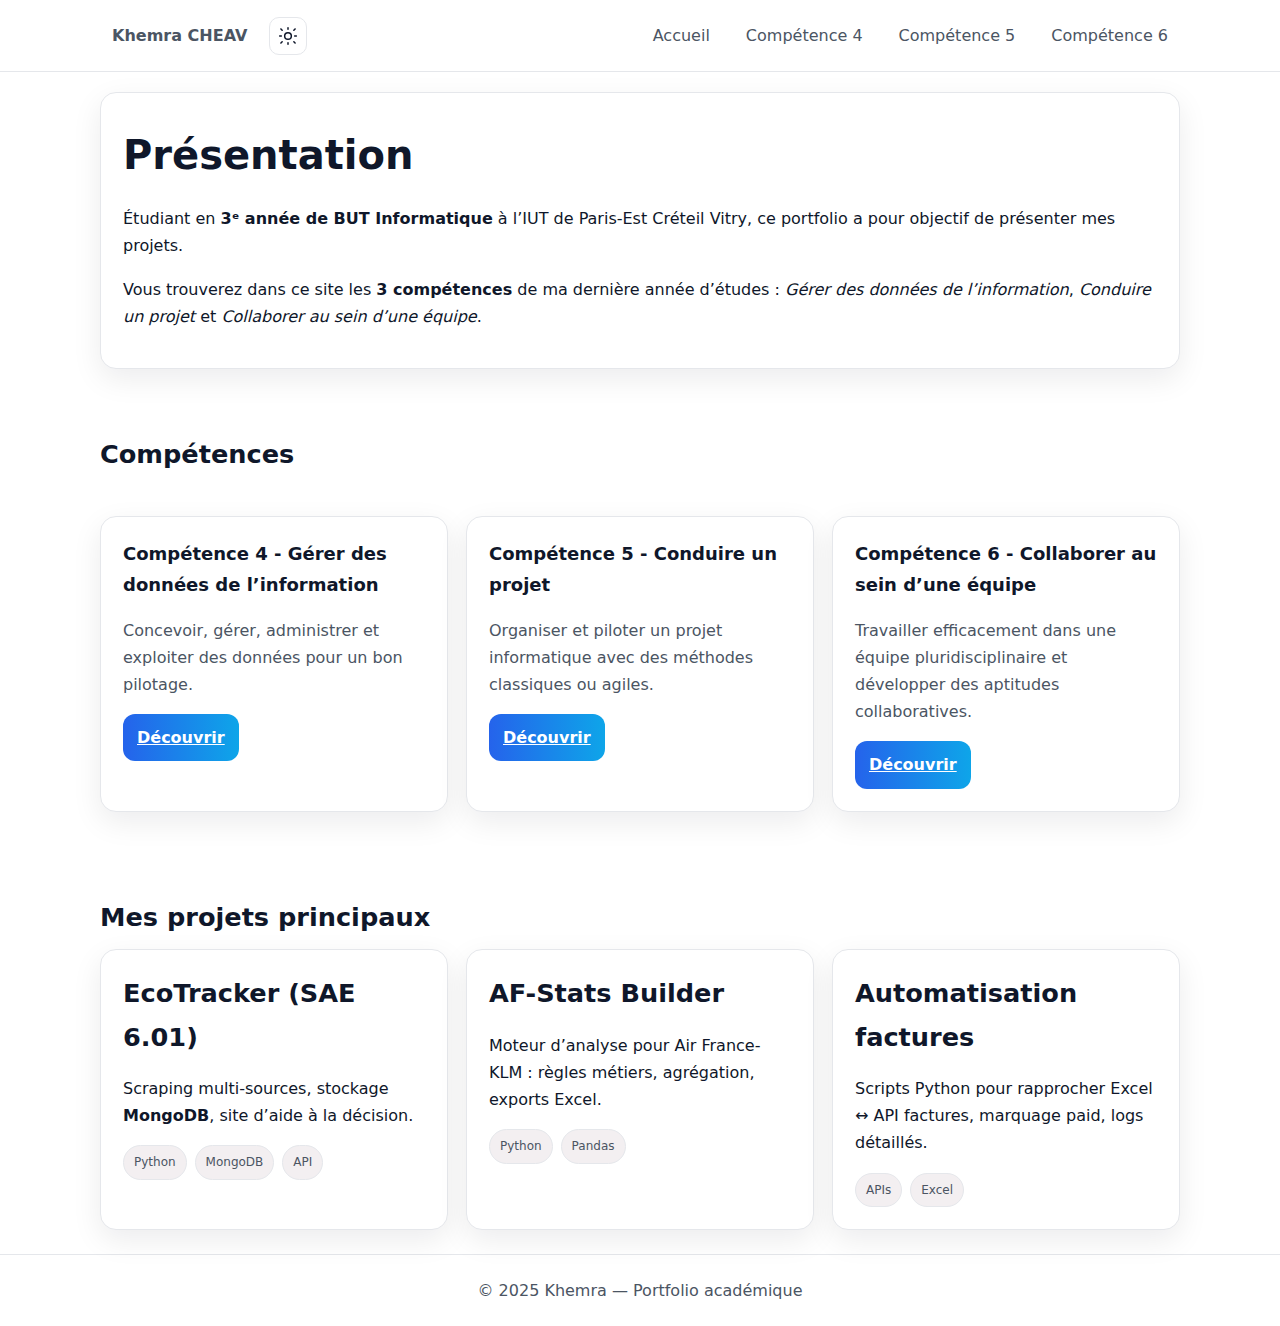
<file: index.html>
<!DOCTYPE html>
<html lang="fr">
<head>
  <meta charset="utf-8" />
  <meta name="viewport" content="width=device-width, initial-scale=1" />
  <title>Accueil – Portfolio Khemra</title>
  <link rel="stylesheet" href="styles.css" />
</head>
<body>

<header class="header">
  <div class="container">
    <nav class="nav">

      <!-- Bloc brand + toggle -->
      <div style="display:flex; align-items:center; gap:10px; margin-right:auto;">
        <a class="brand" href="index.html">Khemra CHEAV</a>
        <!-- Toggle thème -->
        <button id="themeToggle" class="theme-toggle" aria-label="Basculer le thème" title="Basculer le thème">
          <svg class="icon-sun" viewBox="0 0 24 24" fill="none" stroke="currentColor" stroke-width="1.8" stroke-linecap="round" stroke-linejoin="round">
            <circle cx="12" cy="12" r="4"></circle>
            <path d="M12 2v2M12 20v2M4 12H2M22 12h-2M5 5l-1.5-1.5M20.5 20.5L19 19M5 19l-1.5 1.5M20.5 3.5L19 5"></path>
          </svg>
          <svg class="icon-moon" viewBox="0 0 24 24" fill="none" stroke="currentColor" stroke-width="1.8" stroke-linecap="round" stroke-linejoin="round">
            <path d="M21 12.79A9 9 0 1 1 11.21 3 7 7 0 0 0 21 12.79z"></path>
          </svg>
        </button>
      </div>

      <!-- Liens de navigation -->
      <a href="index.html">Accueil</a>
      <a href="competence4.html">Compétence 4</a>
      <a href="competence5.html">Compétence 5</a>
      <a href="competence6.html">Compétence 6</a>
    </nav>
  </div>
</header>


<main class="container">
  <section class="section">
    <div class="card">
      <h1>Présentation</h1>
      <p>
        Étudiant en <strong>3ᵉ année de BUT Informatique</strong> à l’IUT de Paris-Est Créteil Vitry, 
        ce portfolio a pour objectif de présenter mes projets.
      </p>
      <p>
        Vous trouverez dans ce site les <strong>3 compétences</strong> de ma dernière année d’études : 
        <em>Gérer des données de l’information</em>, <em>Conduire un projet</em> et <em>Collaborer au sein d’une équipe</em>.  
      </p>
    </div>
  </section>

  <!-- Section compétences terminales adaptée au CSS global -->
  <section class="section competencies">
    <h2 style="margin-bottom:40px;">Compétences</h2>
    <div class="grid">
      <div class="card">
        <h3>Compétence 4 - Gérer des données de l’information</h3>
        <p class="muted">Concevoir, gérer, administrer et exploiter des données pour un bon pilotage.</p>
        <a class="btn primary" href="competence4.html">Découvrir</a>
      </div>
      <div class="card">
        <h3>Compétence 5 - Conduire un projet</h3>
        <p class="muted">Organiser et piloter un projet informatique avec des méthodes classiques ou agiles.</p>
        <a class="btn primary" href="competence5.html">Découvrir</a>
      </div>
      <div class="card">
        <h3>Compétence 6 - Collaborer au sein d’une équipe</h3>
        <p class="muted">Travailler efficacement dans une équipe pluridisciplinaire et développer des aptitudes collaboratives.</p>
        <a class="btn primary" href="competence6.html">Découvrir</a>
      </div>
    </div>
  </section>

  <h2 style="margin-top:40px;">Mes projets principaux</h2>
  <div class="grid">
    <div class="card">
      <h2>EcoTracker (SAE 6.01)</h2>
      <p>Scraping multi-sources, stockage <strong>MongoDB</strong>, site d’aide à la décision.</p>
      <div class="badges"><span class="tag">Python</span><span class="tag">MongoDB</span><span class="tag">API</span></div>
    </div>
    <div class="card">
      <h2>AF-Stats Builder</h2>
      <p>Moteur d’analyse pour Air France-KLM : règles métiers, agrégation, exports Excel.</p>
      <div class="badges"><span class="tag">Python</span><span class="tag">Pandas</span></div>
    </div>
    <div class="card">
      <h2>Automatisation factures</h2>
      <p>Scripts Python pour rapprocher Excel ↔ API factures, marquage paid, logs détaillés.</p>
      <div class="badges"><span class="tag">APIs</span><span class="tag">Excel</span></div>
    </div>
  </div>
</main>

<footer class="footer">
  <div class="container">© 2025 Khemra — Portfolio académique</div>
</footer>

</body>
<script defer src="theme.js"></script>
</html>
</file>
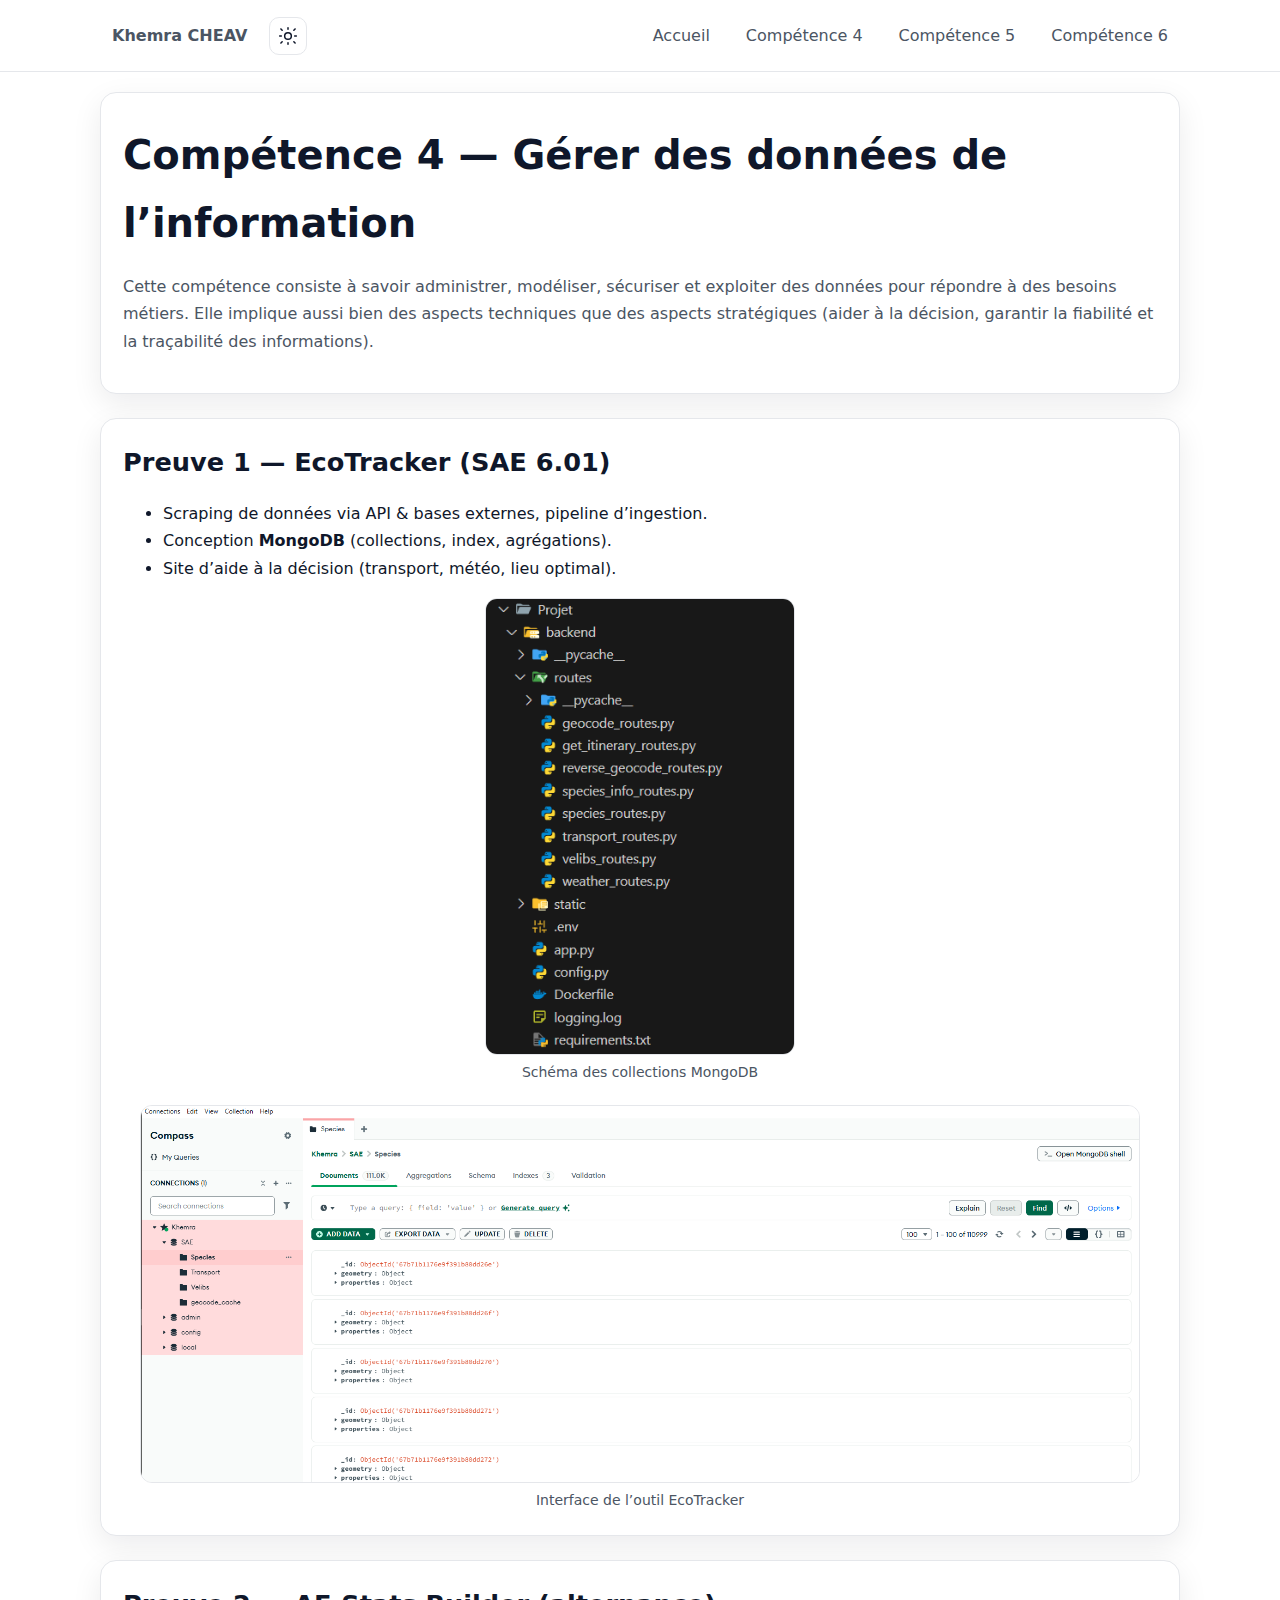
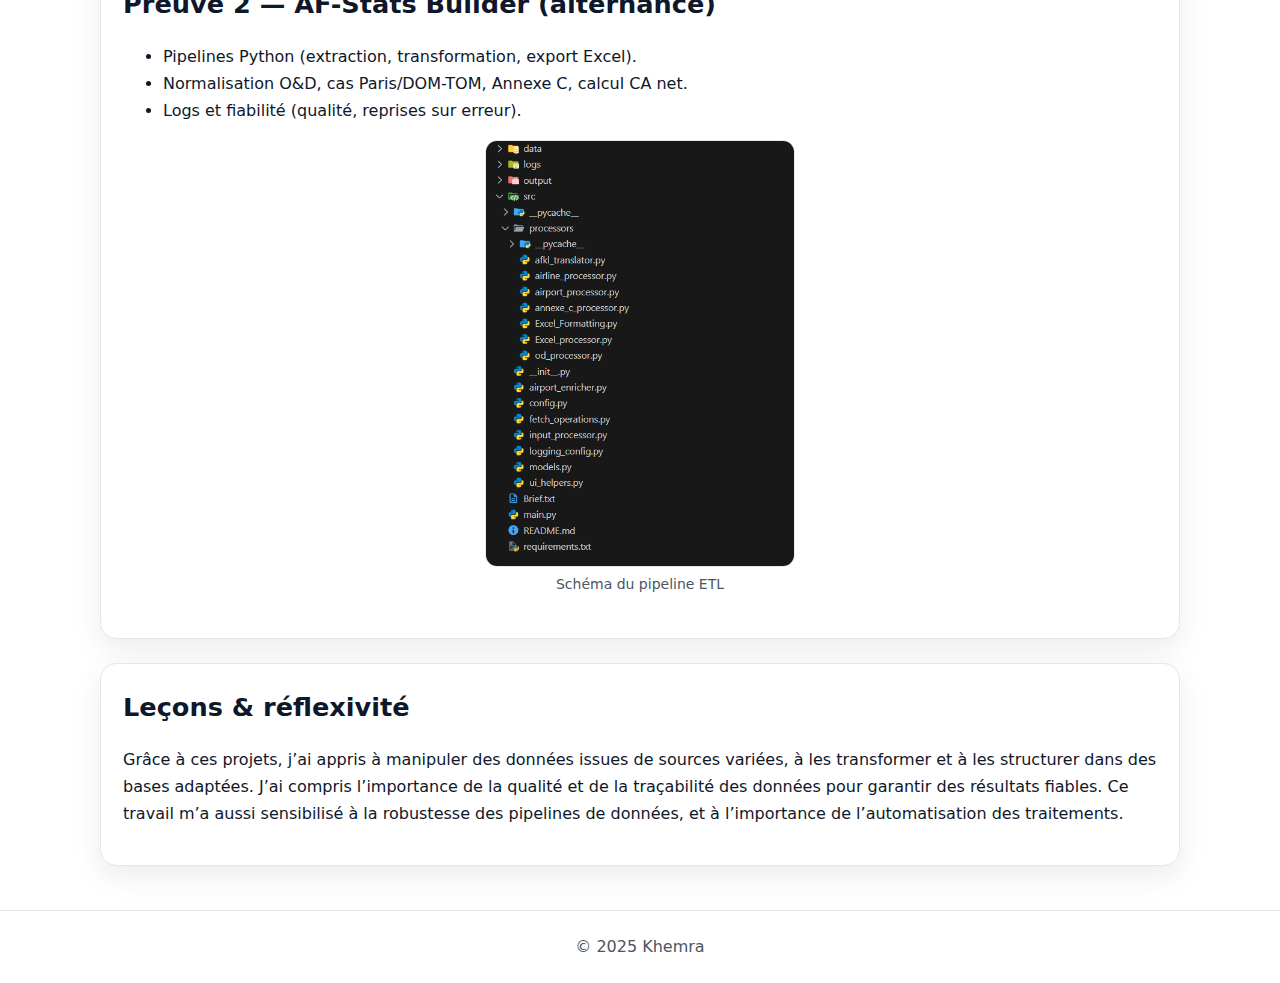
<file: competence4.html>
<!DOCTYPE html>
<html lang="fr">
<head>
  <meta charset="utf-8" />
  <meta name="viewport" content="width=device-width, initial-scale=1" />
  <title>Compétence 4 – Gérer des données</title>
  <link rel="stylesheet" href="styles.css" />
</head>
<body>
<header class="header">
  <div class="container">
    <nav class="nav">

      <!-- Bloc brand + toggle -->
      <div style="display:flex; align-items:center; gap:10px; margin-right:auto;">
        <a class="brand" href="index.html">Khemra CHEAV</a>
        <!-- Toggle thème -->
        <button id="themeToggle" class="theme-toggle" aria-label="Basculer le thème" title="Basculer le thème">
          <svg class="icon-sun" viewBox="0 0 24 24" fill="none" stroke="currentColor" stroke-width="1.8" stroke-linecap="round" stroke-linejoin="round">
            <circle cx="12" cy="12" r="4"></circle>
            <path d="M12 2v2M12 20v2M4 12H2M22 12h-2M5 5l-1.5-1.5M20.5 20.5L19 19M5 19l-1.5 1.5M20.5 3.5L19 5"></path>
          </svg>
          <svg class="icon-moon" viewBox="0 0 24 24" fill="none" stroke="currentColor" stroke-width="1.8" stroke-linecap="round" stroke-linejoin="round">
            <path d="M21 12.79A9 9 0 1 1 11.21 3 7 7 0 0 0 21 12.79z"></path>
          </svg>
        </button>
      </div>

      <!-- Liens de navigation -->
      <a href="index.html">Accueil</a>
      <a href="competence4.html">Compétence 4</a>
      <a href="competence5.html">Compétence 5</a>
      <a href="competence6.html">Compétence 6</a>
    </nav>
  </div>
</header>

<main class="container">
  <section class="section">
    <div class="card">
      <h1>Compétence 4 — Gérer des données de l’information</h1>
      <p class="muted"> Cette compétence consiste à savoir administrer, modéliser, sécuriser et exploiter des données 
    pour répondre à des besoins métiers. Elle implique aussi bien des aspects techniques 
    que des aspects stratégiques (aider à la décision, garantir la fiabilité et la traçabilité des informations).
</p>
    </div>

    <div class="card">
      <h2>Preuve 1 — EcoTracker (SAE 6.01)</h2>
      <ul>
        <li>Scraping de données via API & bases externes, pipeline d’ingestion.</li>
        <li>Conception <strong>MongoDB</strong> (collections, index, agrégations).</li>
        <li>Site d’aide à la décision (transport, météo, lieu optimal).</li>
      </ul>
      <div style="margin-top:15px;">
        <figure style="margin:0 0 20px 0;">
          <img src="Image/Ecotracker_1.png" alt="Schéma MongoDB EcoTracker" 
               style="width:30%; max-width:600px; display:block; margin:auto; border-radius:12px; border:1px solid var(--border);">
          <figcaption style="font-size:14px; color:var(--muted); margin-top:6px; text-align:center;">
            Schéma des collections MongoDB
          </figcaption>
        </figure>
        <figure style="margin:0;">
          <img src="Image/Ecotracker_2.png" alt="Interface EcoTracker" 
               style="width:100%; max-width:1000px; display:block; margin:auto; border-radius:12px; border:1px solid var(--border);">
          <figcaption style="font-size:14px; color:var(--muted); margin-top:6px; text-align:center;">
            Interface de l’outil EcoTracker
          </figcaption>
        </figure>
      </div>
    </div>

    <div class="card">
      <h2>Preuve 2 — AF-Stats Builder (alternance)</h2>
      <ul>
        <li>Pipelines Python (extraction, transformation, export Excel).</li>
        <li>Normalisation O&D, cas Paris/DOM-TOM, Annexe C, calcul CA net.</li>
        <li>Logs et fiabilité (qualité, reprises sur erreur).</li>
      </ul>
      <div style="margin-top:15px;">
        <figure style="margin:0 0 20px 0;">
          <img src="Image/AF_Stats.png" alt="Schéma pipeline AF-Stats Builder" 
               style="width:30%; max-width:600px; display:block; margin:auto; border-radius:12px; border:1px solid var(--border);">
          <figcaption style="font-size:14px; color:var(--muted); margin-top:6px; text-align:center;">
            Schéma du pipeline ETL
          </figcaption>
        </figure>
      </div>
    </div>

    <div class="card">
      <h2>Leçons & réflexivité</h2>
      <p>Grâce à ces projets, j’ai appris à manipuler des données issues de sources variées, à les transformer et à les structurer dans des bases adaptées.
J’ai compris l’importance de la qualité et de la traçabilité des données pour garantir des résultats fiables.
Ce travail m’a aussi sensibilisé à la robustesse des pipelines de données, et à l’importance de l’automatisation des traitements.</p>
    </div>
  </section>
</main>

<footer class="footer"><div class="container">© 2025 Khemra</div></footer>
</body>
<script defer src="theme.js"></script>
</html>
</file>
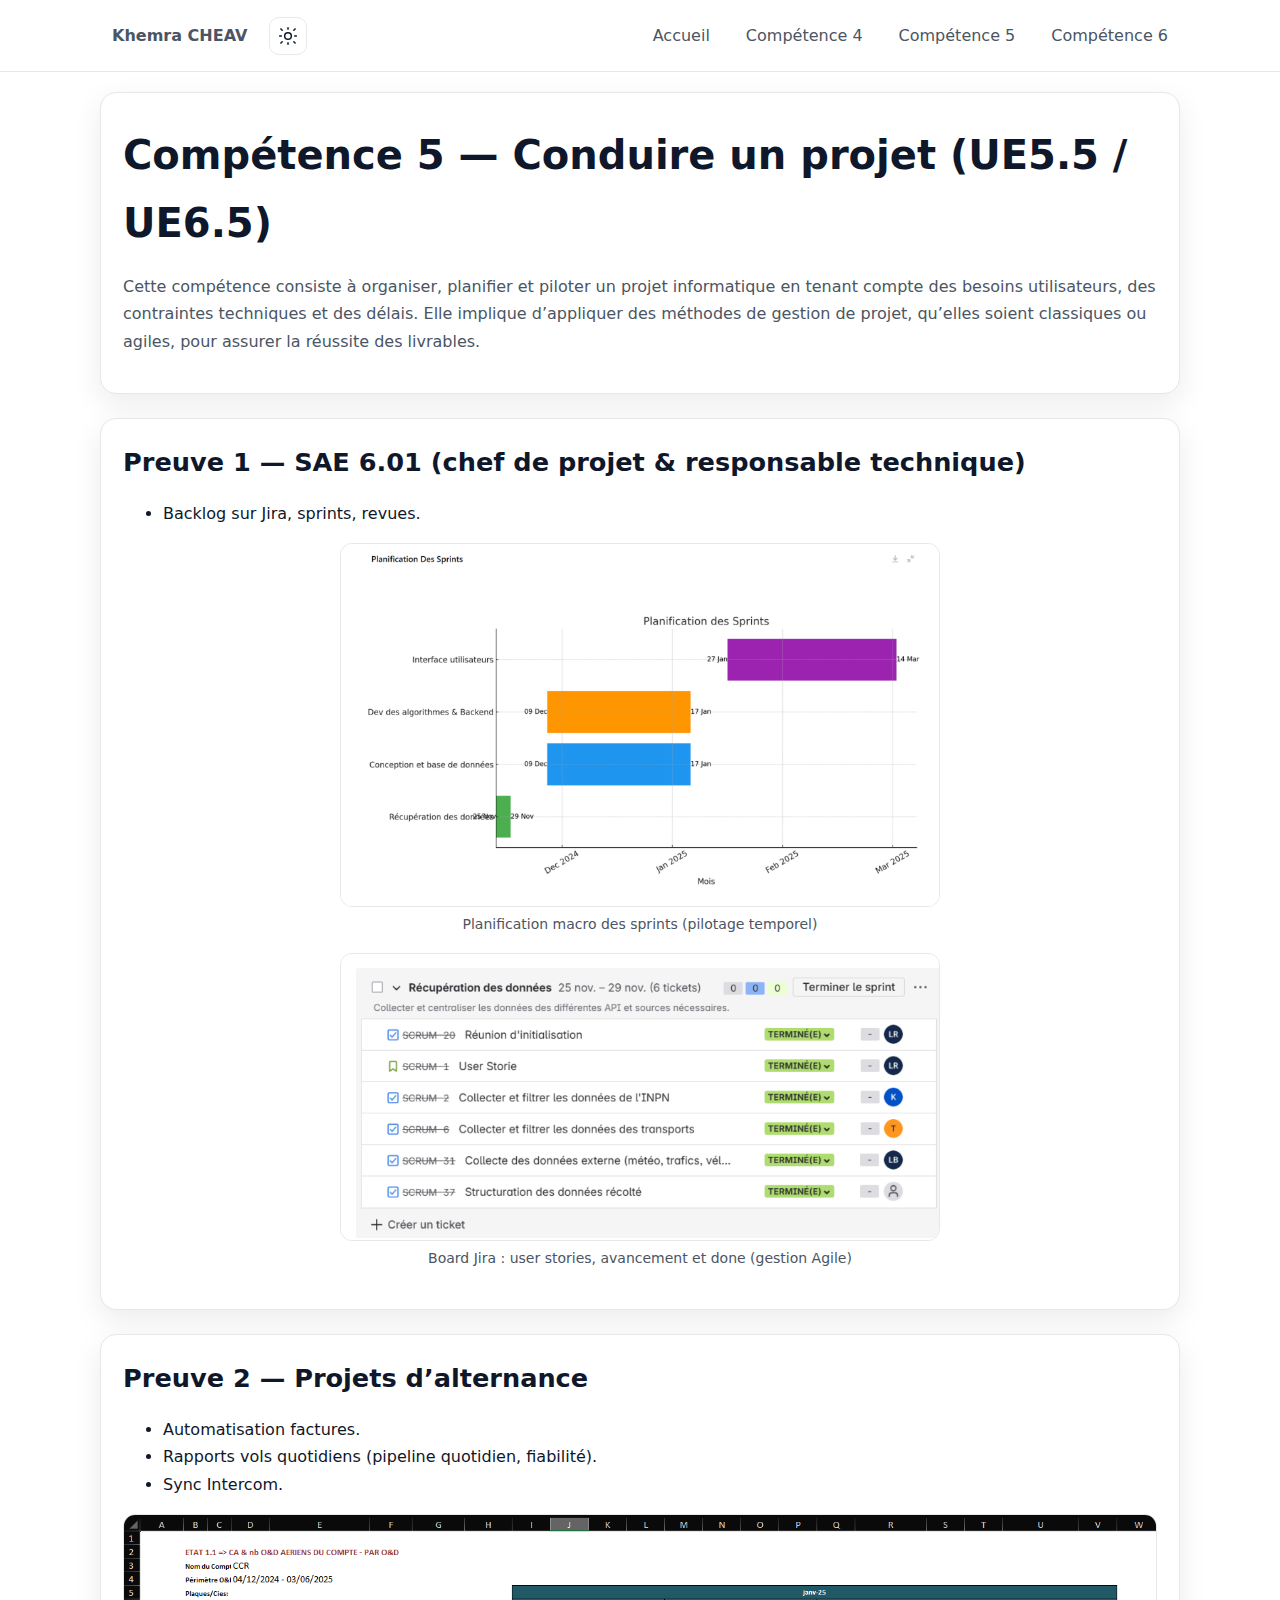
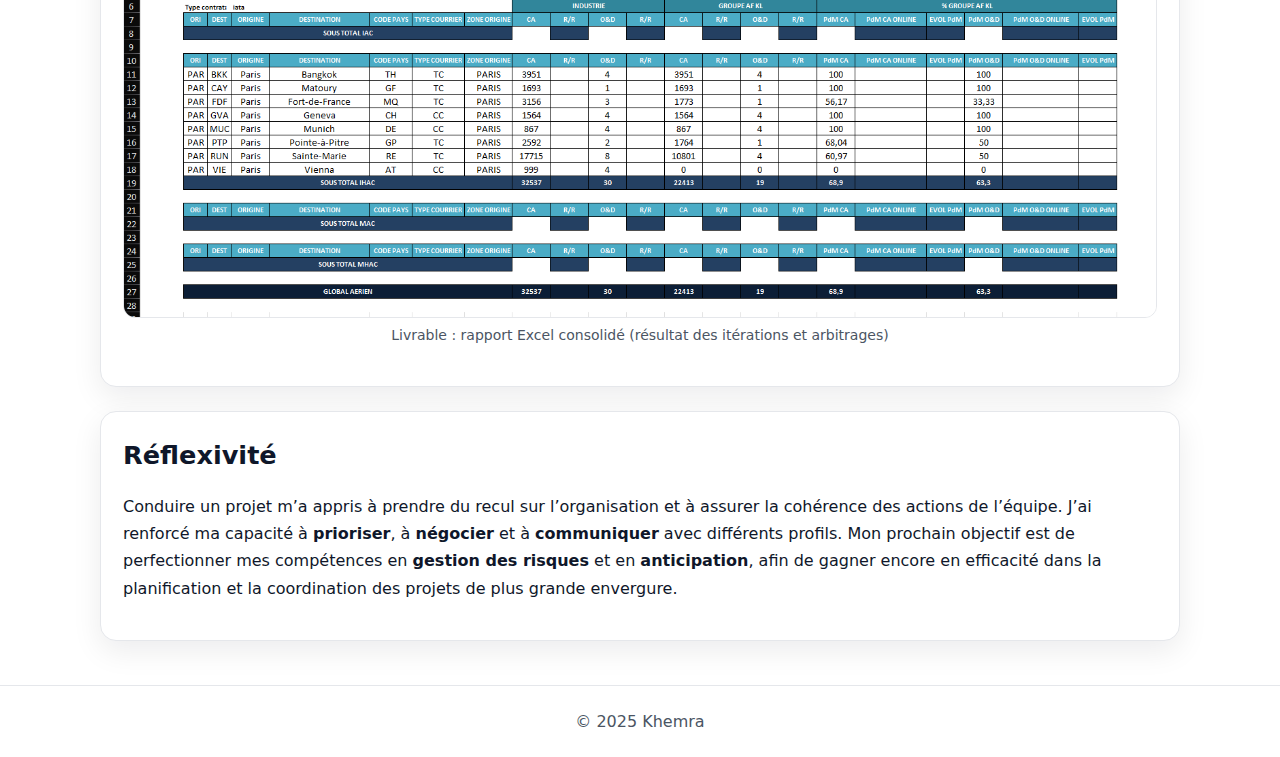
<file: competence5.html>
<!DOCTYPE html>
<html lang="fr">
<head>
  <meta charset="utf-8" />
  <meta name="viewport" content="width=device-width, initial-scale=1" />
  <title>Compétence 5 – Conduire un projet</title>
  <link rel="stylesheet" href="styles.css" />
</head>
<body>

<header class="header">
  <div class="container">
    <nav class="nav">

      <!-- Bloc brand + toggle -->
      <div style="display:flex; align-items:center; gap:10px; margin-right:auto;">
        <a class="brand" href="index.html">Khemra CHEAV</a>
        <!-- Toggle thème -->
        <button id="themeToggle" class="theme-toggle" aria-label="Basculer le thème" title="Basculer le thème">
          <svg class="icon-sun" viewBox="0 0 24 24" fill="none" stroke="currentColor" stroke-width="1.8" stroke-linecap="round" stroke-linejoin="round">
            <circle cx="12" cy="12" r="4"></circle>
            <path d="M12 2v2M12 20v2M4 12H2M22 12h-2M5 5l-1.5-1.5M20.5 20.5L19 19M5 19l-1.5 1.5M20.5 3.5L19 5"></path>
          </svg>
          <svg class="icon-moon" viewBox="0 0 24 24" fill="none" stroke="currentColor" stroke-width="1.8" stroke-linecap="round" stroke-linejoin="round">
            <path d="M21 12.79A9 9 0 1 1 11.21 3 7 7 0 0 0 21 12.79z"></path>
          </svg>
        </button>
      </div>

      <!-- Liens de navigation -->
      <a href="index.html">Accueil</a>
      <a href="competence4.html">Compétence 4</a>
      <a href="competence5.html">Compétence 5</a>
      <a href="competence6.html">Compétence 6</a>
    </nav>
  </div>
</header>

<main class="container">
  <section class="section">
    <div class="card">
      <h1>Compétence 5 — Conduire un projet (UE5.5 / UE6.5)</h1>
      <p class="muted">Cette compétence consiste à organiser, planifier et piloter un projet informatique 
    en tenant compte des besoins utilisateurs, des contraintes techniques et des délais. 
    Elle implique d’appliquer des méthodes de gestion de projet, qu’elles soient classiques 
    ou agiles, pour assurer la réussite des livrables.</p>
    </div>

    <div class="card">
      <h2>Preuve 1 — SAE 6.01 (chef de projet & responsable technique)</h2>
      <ul>
        <li>Backlog sur Jira, sprints, revues.</li>
      </ul>
      <figure style="margin:16px 0;">
        <img src="Image/Sprint.png" alt="Planification des sprints du projet SAE 6.01"
             style="width:100%; max-width:600px; display:block; margin:auto; border-radius:12px; border:1px solid var(--border);">
        <figcaption style="font-size:14px; color:var(--muted); text-align:center; margin-top:6px;">
          Planification macro des sprints (pilotage temporel)
        </figcaption>
      </figure>
      <figure style="margin:16px 0;">
        <img src="Image/User_Story.png" alt="Backlog / Sprint Jira utilisé pour le suivi"
             style="width:100%; max-width:600px; display:block; margin:auto; border-radius:12px; border:1px solid var(--border);">
        <figcaption style="font-size:14px; color:var(--muted); text-align:center; margin-top:6px;">
          Board Jira : user stories, avancement et done (gestion Agile)
        </figcaption>
      </figure>
    </div>

    <div class="card">
      <h2>Preuve 2 — Projets d’alternance</h2>
      <ul>
        <li>Automatisation factures.</li>
        <li>Rapports vols quotidiens (pipeline quotidien, fiabilité).</li>
        <li>Sync Intercom.</li>
      </ul>
      <figure style="margin:16px 0;">
        <img src="Image/AF_Output.png" alt="Exemple de rapport Excel livré en alternance"
             style="width:100%; max-width:1100px; display:block; margin:auto; border-radius:12px; border:1px solid var(--border);">
        <figcaption style="font-size:14px; color:var(--muted); text-align:center; margin-top:6px;">
          Livrable : rapport Excel consolidé (résultat des itérations et arbitrages)
        </figcaption>
      </figure>
    </div>

    <div class="card">
      <h2>Réflexivité</h2>
      <p>  Conduire un projet m’a appris à prendre du recul sur l’organisation et à assurer la cohérence des actions de l’équipe. 
  J’ai renforcé ma capacité à <strong>prioriser</strong>, à <strong>négocier</strong> et à <strong>communiquer</strong> avec différents profils. 
  Mon prochain objectif est de perfectionner mes compétences en <strong>gestion des risques</strong> et en <strong>anticipation</strong>, 
  afin de gagner encore en efficacité dans la planification et la coordination des projets de plus grande envergure.</p>
    </div>
  </section>
</main>

<footer class="footer"><div class="container">© 2025 Khemra</div></footer>
</body>
<script defer src="theme.js"></script>
</html>
</file>
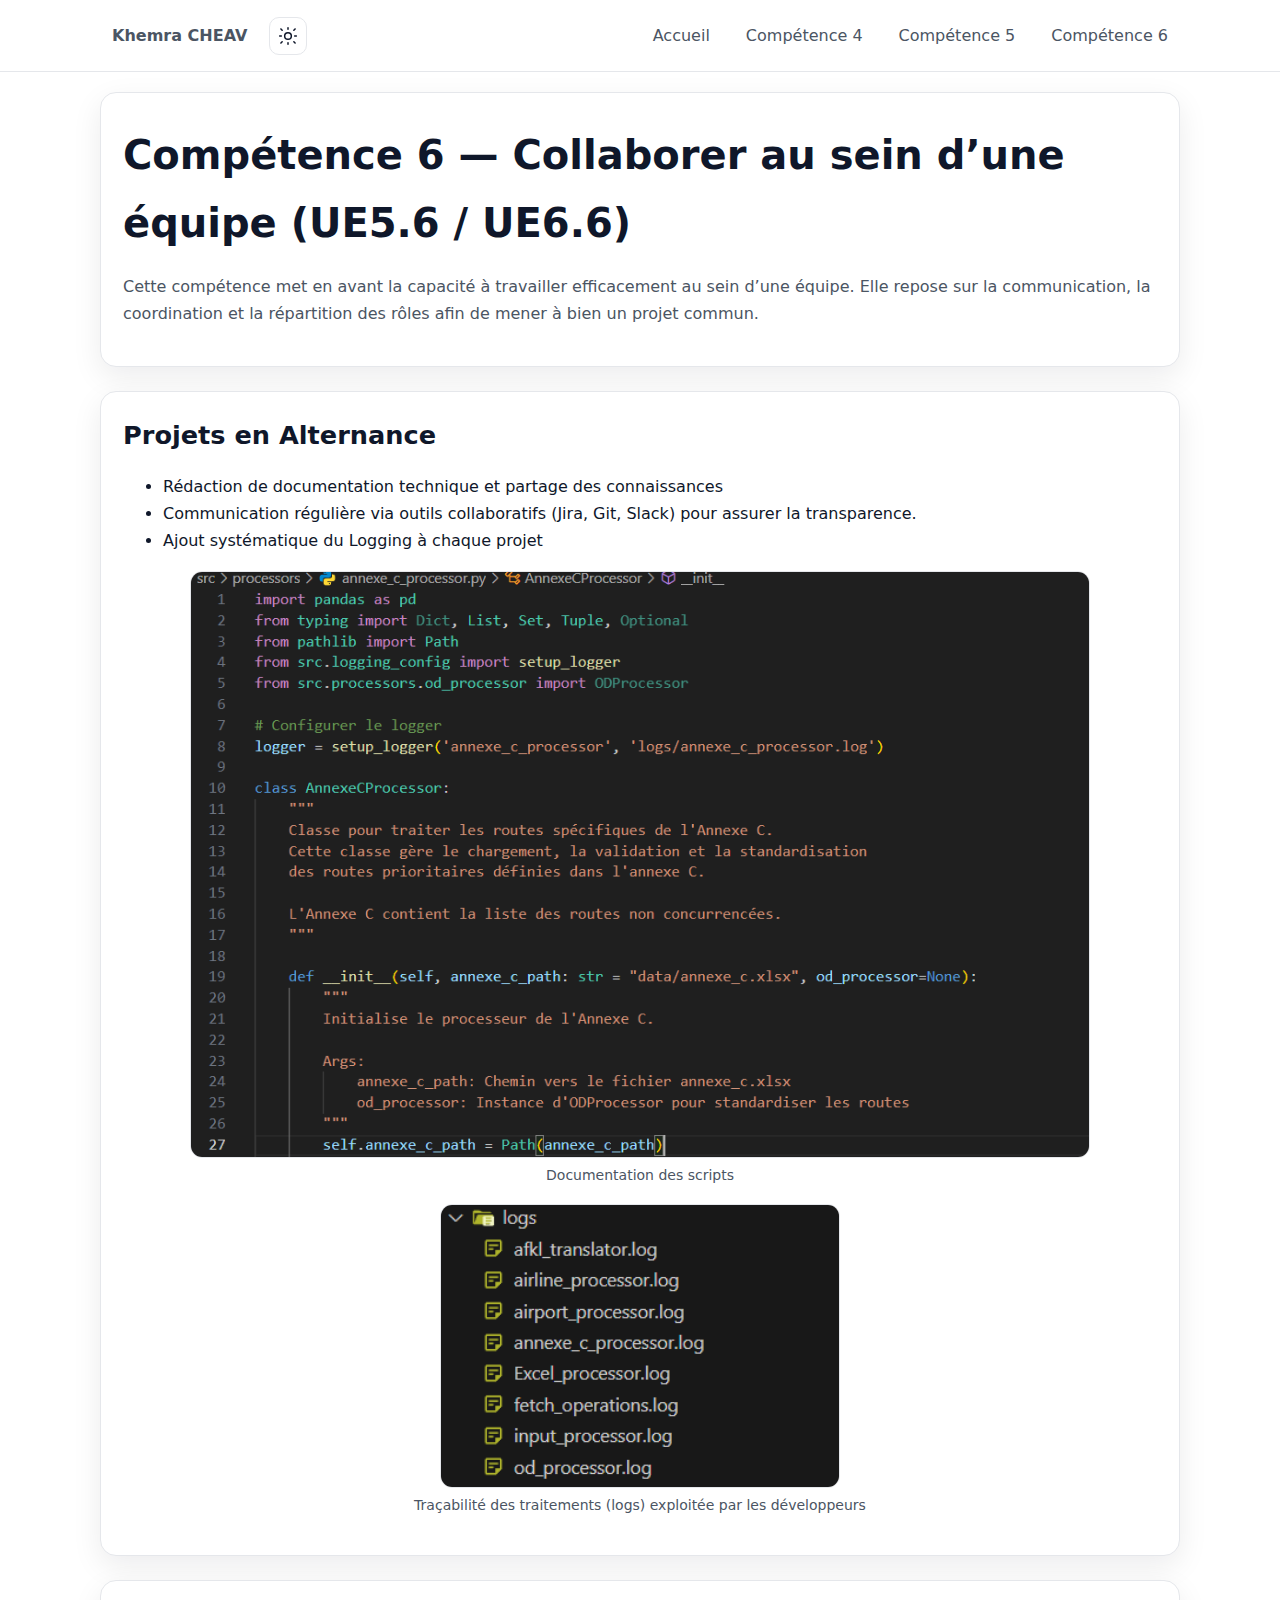
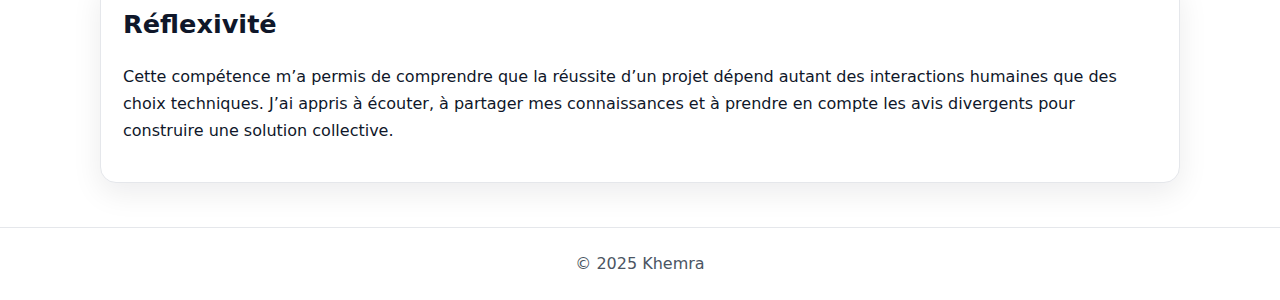
<file: competence6.html>
<!DOCTYPE html>
<html lang="fr">
<head>
  <meta charset="utf-8" />
  <meta name="viewport" content="width=device-width, initial-scale=1" />
  <title>Compétence 6 – Collaborer en équipe</title>
  <link rel="stylesheet" href="styles.css" />
</head>
<body>

<header class="header">
  <div class="container">
    <nav class="nav">

      <!-- Bloc brand + toggle -->
      <div style="display:flex; align-items:center; gap:10px; margin-right:auto;">
        <a class="brand" href="index.html">Khemra CHEAV</a>
        <!-- Toggle thème -->
        <button id="themeToggle" class="theme-toggle" aria-label="Basculer le thème" title="Basculer le thème">
          <svg class="icon-sun" viewBox="0 0 24 24" fill="none" stroke="currentColor" stroke-width="1.8" stroke-linecap="round" stroke-linejoin="round">
            <circle cx="12" cy="12" r="4"></circle>
            <path d="M12 2v2M12 20v2M4 12H2M22 12h-2M5 5l-1.5-1.5M20.5 20.5L19 19M5 19l-1.5 1.5M20.5 3.5L19 5"></path>
          </svg>
          <svg class="icon-moon" viewBox="0 0 24 24" fill="none" stroke="currentColor" stroke-width="1.8" stroke-linecap="round" stroke-linejoin="round">
            <path d="M21 12.79A9 9 0 1 1 11.21 3 7 7 0 0 0 21 12.79z"></path>
          </svg>
        </button>
      </div>

      <!-- Liens de navigation -->
      <a href="index.html">Accueil</a>
      <a href="competence4.html">Compétence 4</a>
      <a href="competence5.html">Compétence 5</a>
      <a href="competence6.html">Compétence 6</a>
    </nav>
  </div>
</header>

<main class="container">
  <section class="section">
    <div class="card">
      <h1>Compétence 6 — Collaborer au sein d’une équipe (UE5.6 / UE6.6)</h1>
      <p class="muted"> Cette compétence met en avant la capacité à travailler efficacement au sein 
    d’une équipe. Elle repose sur la communication, la coordination 
    et la répartition des rôles afin de mener à bien un projet commun.</p>
    </div>

    <div class="card">
      <h2>Projets en Alternance</h2>
      <ul>
        <li>Rédaction de documentation technique et partage des connaissances</li>
        <li>Communication régulière via outils collaboratifs (Jira, Git, Slack) pour assurer la transparence.</li>
        <li>Ajout systématique du Logging à chaque projet</li>
      </ul>
      <figure style="margin:16px 0;">
        <img src="Image/Documentation.png" alt="Extrait de documentation interne / README"
             style="width:100%; max-width:900px; display:block; margin:auto; border-radius:12px; border:1px solid var(--border);">
        <figcaption style="font-size:14px; color:var(--muted); text-align:center; margin-top:6px;">
          Documentation des scripts
        </figcaption>
      </figure>
      <figure style="margin:16px 0;">
        <img src="Image/logging.png" alt="Journalisation des traitements partagée avec l'équipe"
             style="width:100%; max-width:400px; display:block; margin:auto; border-radius:12px; border:1px solid var(--border);">
        <figcaption style="font-size:14px; color:var(--muted); text-align:center; margin-top:6px;">
          Traçabilité des traitements (logs) exploitée par les développeurs
        </figcaption>
      </figure>
    </div>

    <div class="card">
      <h2>Réflexivité</h2>
      <p> Cette compétence m’a permis de comprendre que la réussite d’un projet dépend autant des interactions humaines 
  que des choix techniques. J’ai appris à écouter, à partager mes connaissances et à prendre en compte les avis 
  divergents pour construire une solution collective. </p>
    </div>
  </section>
</main>

<footer class="footer"><div class="container">© 2025 Khemra</div></footer>
</body>
<script defer src="theme.js"></script>
</html>
</file>
<file: styles.css>
/* ====== THEME TOKENS ====== */
:root {
  --bg: #fff;           /* Fond général blanc */
  --surface: #fff;      /* Fond des éléments (header, boutons) blanc */
  --card: #fff;         /* Fond des cards blanc */
  --border: #e5e7eb;
  --text: #0f172a;      /* Texte foncé */
  --muted: #4b5563;
  --accent: #2563eb;
  --accent-2: #0ea5e9;
  --shadow: 0 10px 30px rgba(2, 6, 23, .08);
}

/* Respecte le thème système au premier chargement si aucun choix enregistré */
@media (prefers-color-scheme: dark) {
  :root:not([data-theme]) {
    --bg: #0b1220;
    --surface: rgba(17, 24, 39, .7);
    --card: #101827;
    --border: #1f2937;
    --text: #e5e7eb;
    --muted: #9ca3af;
    --accent: #60a5fa;
    --accent-2: #7dd3fc;
    --shadow: 0 14px 34px rgba(0,0,0,.35);
  }
}

/* ====== BASE ====== */
* { box-sizing: border-box; }
html, body { margin: 0; padding: 0; }
body {
  font: 16px/1.7 Inter, system-ui, -apple-system, Segoe UI, Roboto, Arial, sans-serif;
  background: var(--bg); /* Fond blanc */
  color: var(--text);
}
.container { max-width: 1120px; margin: 0 auto; padding: 0 20px; }
.section { padding: 20px 0; }
h1 { font-size: clamp(28px, 3.2vw, 40px); margin: 6px 0 12px; }
h2 { font-size: clamp(20px, 2vw, 28px); margin: 0 0 10px; }
h3 { font-size: 18px; margin: 0 0 8px; }
p, li { color: var(--text); }
.muted { color: var(--muted); }

/* ====== HEADER / NAV ====== */
.header {
  position: sticky; top: 0; z-index: 20;
  background: var(--surface); /* Header blanc */
  backdrop-filter: blur(10px);
  border-bottom: 1px solid var(--border);
}
.nav { display: flex; gap: 12px; align-items: center; padding: 14px 0; }
.brand { margin-right: auto; font-weight: 800; color: var(--text); text-decoration: none; }
.nav a {
  color: var(--muted); text-decoration: none; padding: 8px 12px;
  border-radius: 10px; transition: .2s;
}
.nav a:hover { color: var(--text); background: color-mix(in oklch, var(--border), transparent 60%); }
.nav a.active { color: var(--text); background: color-mix(in oklch, var(--border), transparent 40%); border: 1px solid var(--border); }

/* Theme toggle */
.theme-toggle {
  display: inline-flex; align-items: center; justify-content: center;
  width: 38px; height: 38px; border-radius: 10px; border: 1px solid var(--border);
  background: var(--surface); color: var(--text); cursor: pointer; transition: .2s;
}
.theme-toggle:hover { transform: translateY(-1px); box-shadow: var(--shadow); }
.theme-toggle svg { width: 20px; height: 20px; }
.icon-sun { display: inline; }
.icon-moon { display: none; }
:root[data-theme="dark"] .icon-sun { display: none; }
:root[data-theme="dark"] .icon-moon { display: inline; }

/* ====== CARDS / GRID ====== */
.grid { display: grid; grid-template-columns: repeat(auto-fit, minmax(260px, 1fr)); gap: 18px; }
.card {
  background: var(--card); /* Card blanche */
  border: 1px solid var(--border);
  border-radius: 16px;
  padding: 22px;
  box-shadow: var(--shadow);
  margin-bottom: 24px;
  transition: transform .15s ease, box-shadow .2s ease, border-color .2s ease, background-color .2s ease;
}
.card:hover { transform: translateY(-3px); border-color: color-mix(in oklch, var(--accent), var(--border)); }

.badges { display: flex; gap: 8px; flex-wrap: wrap; margin-top: 10px; }
.tag {
  font-size: 12px; padding: 6px 10px; border-radius: 999px;
  background: color-mix(in oklch, var(--border), transparent 40%);
  border: 1px solid var(--border); color: var(--muted);
}

/* ====== BUTTONS ====== */
.btn {
  display: inline-block; padding: 10px 14px; border-radius: 12px;
  background: var(--surface); /* Bouton blanc */
  color: var(--text);
  border: 1px solid var(--border);
  transition: .2s;
}
.btn:hover { transform: translateY(-1px); box-shadow: var(--shadow); }
.btn.primary {
  background: linear-gradient(90deg, var(--accent), var(--accent-2));
  color: white;
  border: 0;
  font-weight: 700;
}

/* ====== TIMELINE (si utilisée) ====== */
.timeline { position: relative; margin: 10px 0 0; padding-left: 22px; }
.timeline:before { content: ""; position: absolute; left: 6px; top: 0; bottom: 0; width: 2px; background: var(--border); }
.ti { position: relative; margin: 18px 0; padding-left: 6px; }
.ti:before { content: ""; position: absolute; left: -2px; top: 6px; width: 10px; height: 10px; border-radius: 50%; background: var(--accent); }

/* ====== FOOTER ====== */
.footer { border-top: 1px solid var(--border); padding: 22px 0; color: var(--muted); text-align: center; }

/* Focus visible */
:focus-visible { outline: 3px solid var(--accent); outline-offset: 2px; }
</file>
